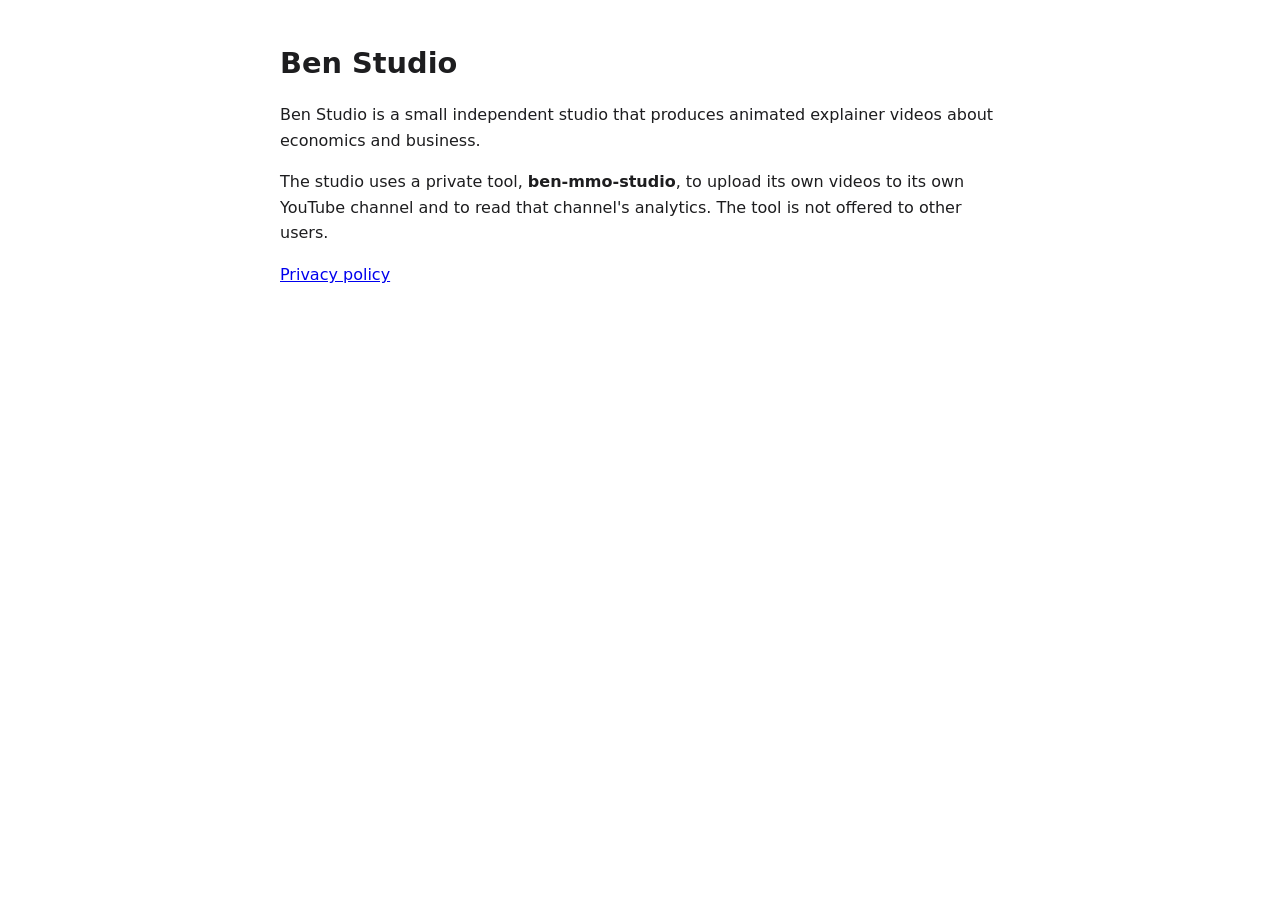
<file: index.html>
<!doctype html>
<html lang="en"><head><meta charset="utf-8"><meta name="viewport" content="width=device-width,initial-scale=1">
<title>Ben Studio</title><link rel="stylesheet" href="style.css"></head>
<body>
<h1>Ben Studio</h1>
<p>Ben Studio is a small independent studio that produces animated explainer videos about economics and business.</p>
<p>The studio uses a private tool, <strong>ben-mmo-studio</strong>, to upload its own videos to its own YouTube channel and to read that channel's analytics. The tool is not offered to other users.</p>
<p><a href="privacy.html">Privacy policy</a></p>
</body></html>
</file>
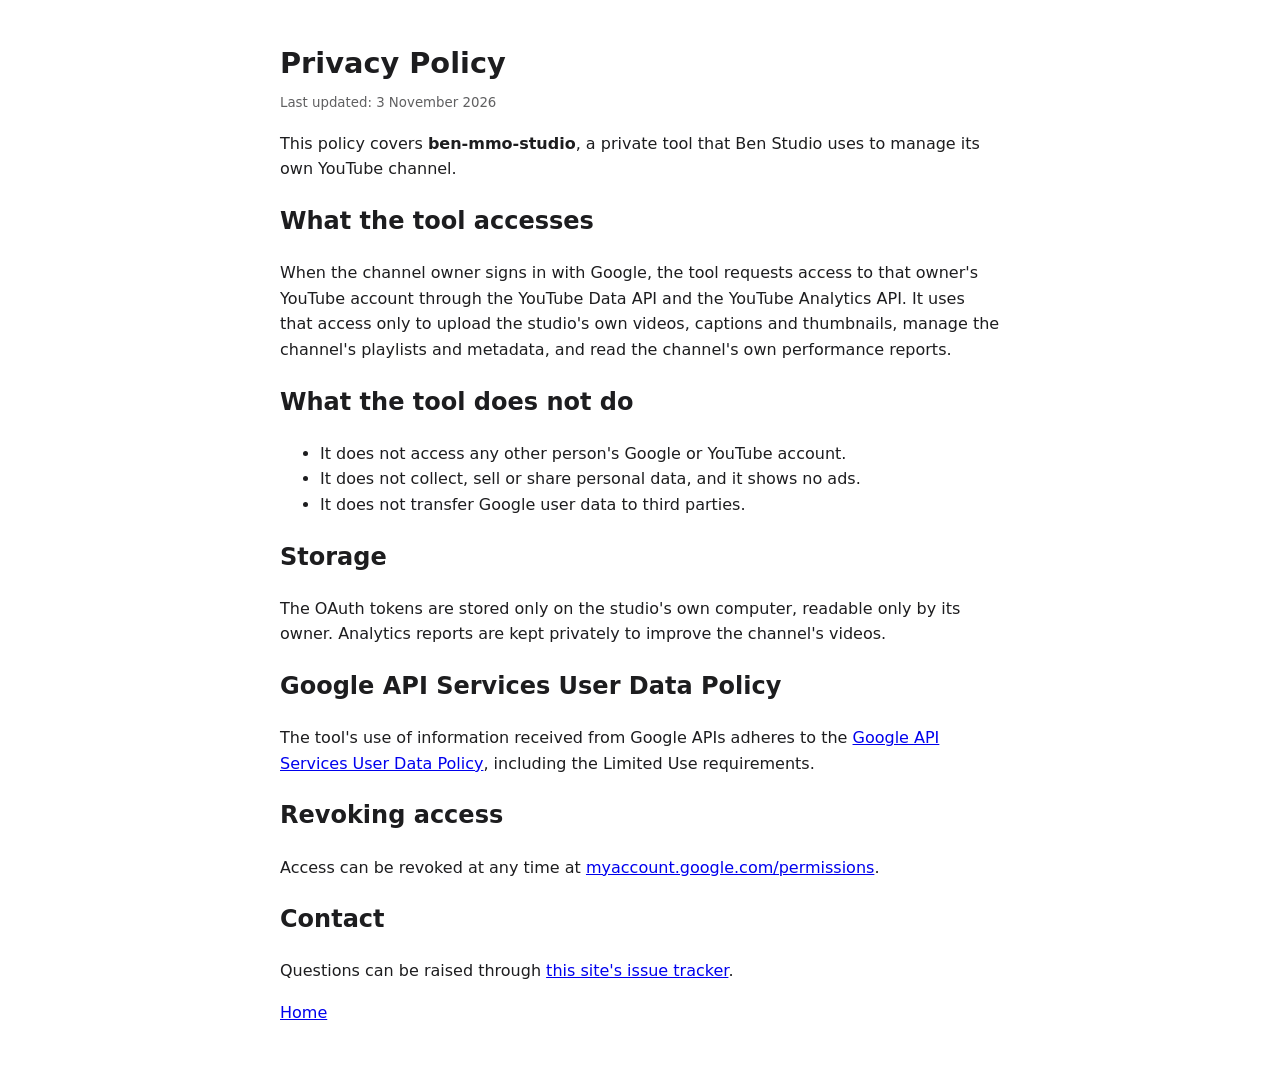
<file: privacy.html>
<!doctype html>
<html lang="en"><head><meta charset="utf-8"><meta name="viewport" content="width=device-width,initial-scale=1">
<title>Privacy Policy</title><link rel="stylesheet" href="style.css"></head>
<body>
<h1>Privacy Policy</h1>
<small>Last updated: 3 November 2026</small>
<p>This policy covers <strong>ben-mmo-studio</strong>, a private tool that Ben Studio uses to manage its own YouTube channel.</p>
<h2>What the tool accesses</h2>
<p>When the channel owner signs in with Google, the tool requests access to that owner's YouTube account through the YouTube Data API and the YouTube Analytics API. It uses that access only to upload the studio's own videos, captions and thumbnails, manage the channel's playlists and metadata, and read the channel's own performance reports.</p>
<h2>What the tool does not do</h2>
<ul>
<li>It does not access any other person's Google or YouTube account.</li>
<li>It does not collect, sell or share personal data, and it shows no ads.</li>
<li>It does not transfer Google user data to third parties.</li>
</ul>
<h2>Storage</h2>
<p>The OAuth tokens are stored only on the studio's own computer, readable only by its owner. Analytics reports are kept privately to improve the channel's videos.</p>
<h2>Google API Services User Data Policy</h2>
<p>The tool's use of information received from Google APIs adheres to the <a href="https://developers.google.com/terms/api-services-user-data-policy">Google API Services User Data Policy</a>, including the Limited Use requirements.</p>
<h2>Revoking access</h2>
<p>Access can be revoked at any time at <a href="https://myaccount.google.com/permissions">myaccount.google.com/permissions</a>.</p>
<h2>Contact</h2>
<p>Questions can be raised through <a href="https://github.com/lyhuuloi/lyhuuloi.github.io/issues">this site's issue tracker</a>.</p>
<p><a href="index.html">Home</a></p>
</body></html>
</file>
<file: style.css>
body{font:16px/1.6 system-ui,-apple-system,sans-serif;max-width:720px;margin:40px auto;padding:0 16px;color:#1d1d1f;background:#fff}
@media (prefers-color-scheme:dark){body{color:#e8e8ea;background:#151517}a{color:#7ab7ff}}
h1{font-size:1.8rem;margin-bottom:.2rem}small{opacity:.7}
</file>
